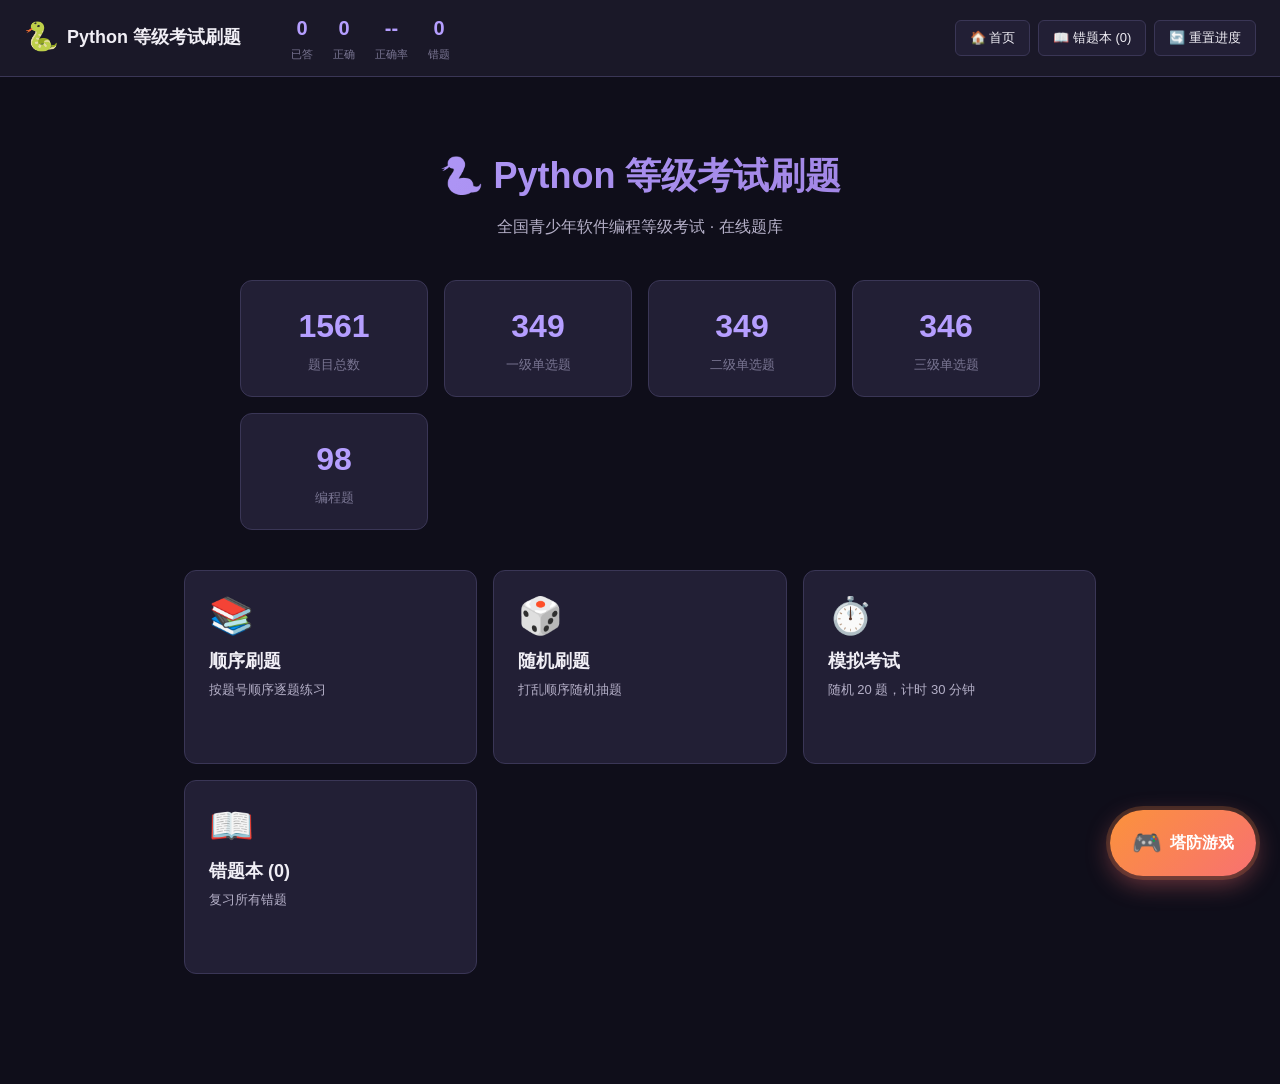
<file: index.html>
<!DOCTYPE html>
<html lang="zh-CN">
<head>
<meta charset="UTF-8">
<meta name="viewport" content="width=device-width, initial-scale=1.0">
<title>Python 等级考试刷题 - 在线题库</title>
<link rel="stylesheet" href="css/main.css">
</head>
<body>

<!-- 顶部 -->
<header class="topbar">
  <div class="brand">
    <span class="logo">🐍</span>
    <span class="title">Python 等级考试刷题</span>
  </div>
  <div class="stats-bar" id="statsBar">
    <span class="stat"><strong id="statAnswered">0</strong><em>已答</em></span>
    <span class="stat"><strong id="statCorrect">0</strong><em>正确</em></span>
    <span class="stat"><strong id="statRate">--</strong><em>正确率</em></span>
    <span class="stat"><strong id="statWrong">0</strong><em>错题</em></span>
  </div>
  <div class="top-actions">
    <button class="top-btn" data-action="home">🏠 首页</button>
    <button class="top-btn" data-action="wrongbook">📖 错题本 (<span id="wrongCount">0</span>)</button>
    <button class="top-btn" data-action="reset">🔄 重置进度</button>
  </div>
</header>

<main class="main" id="main">
  <!-- 由 JS 动态渲染 -->
</main>

<!-- 🎮 游戏入口浮动按钮 -->
<a href="game/index.html" class="game-entry" id="gameEntry">
  <span class="game-icon">🎮</span>
  <span class="game-text">塔防游戏</span>
</a>

<div class="toast" id="toast"></div>

<!-- 题库数据（1MB），注入 window.QUESTIONS_CDN -->
<script src="data/questions.js?v=20260623e"></script>
<!-- 题库别名（CDN 数据是 QUESTIONS_CDN，app-v3.js 期望 QUESTIONS） -->
<script>
  if (typeof window.QUESTIONS_CDN !== 'undefined' && typeof window.QUESTIONS === 'undefined') {
    window.QUESTIONS = window.QUESTIONS_CDN;
  }
</script>
<!-- 主应用（含图片选项支持） -->
<script src="js/app-v3.js?v=20260623e"></script>
</body>
</html>
</file>
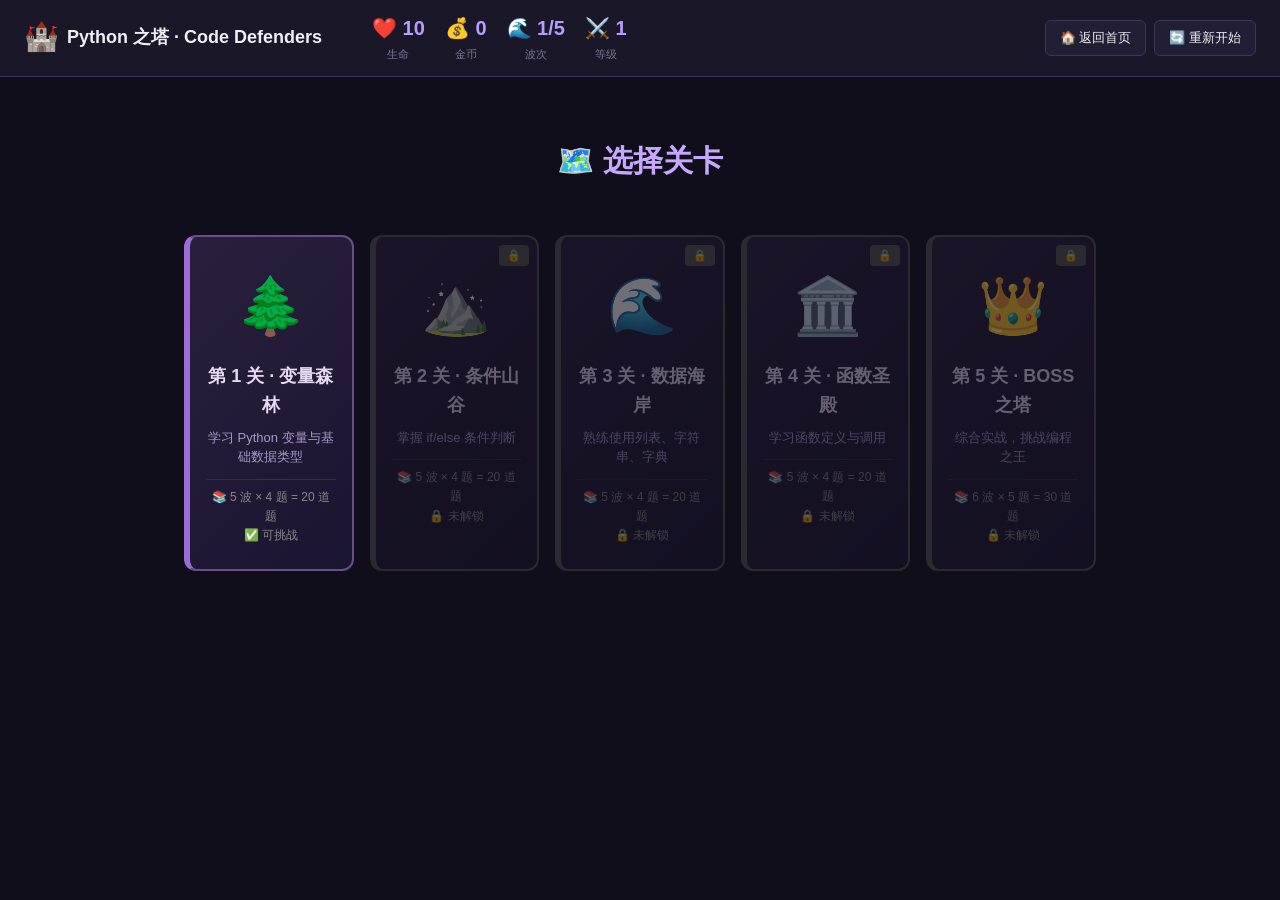
<file: game/index.html>
<!DOCTYPE html>
<html lang="zh-CN">
<head>
<meta charset="UTF-8">
<meta name="viewport" content="width=device-width, initial-scale=1.0">
<title>Python 之塔 - Code Defenders</title>
<link rel="stylesheet" href="../css/main.css">
<link rel="stylesheet" href="css/game.css">
</head>
<body>

<!-- 顶部 -->
<header class="topbar">
  <div class="brand">
    <span class="logo">🏰</span>
    <span class="title">Python 之塔 · Code Defenders</span>
  </div>
  <div class="stats-bar" id="statsBar">
    <span class="stat"><strong id="hpDisplay">❤️ 10</strong><em>生命</em></span>
    <span class="stat"><strong id="goldDisplay">💰 0</strong><em>金币</em></span>
    <span class="stat"><strong id="waveDisplay">🌊 1/5</strong><em>波次</em></span>
    <span class="stat"><strong id="levelDisplay">⚔️ 1</strong><em>等级</em></span>
  </div>
  <div class="top-actions">
    <button class="top-btn" id="btnHome">🏠 返回首页</button>
    <button class="top-btn" id="btnRestart">🔄 重新开始</button>
  </div>
</header>

<!-- 地图 / 关卡选择 -->
<main class="main" id="mapScreen">
  <h1 style="text-align:center;color:#c8a8ff;margin:30px 0;">🗺️ 选择关卡</h1>
  <div id="levelMap" class="level-map">
    <!-- JS 动态生成 5 个关卡 -->
  </div>
</main>

<!-- 战斗界面 -->
<main class="main" id="battleScreen" style="display:none;">
  <div class="battle-header">
    <h2 id="battleTitle">第 1 关 · 变量森林</h2>
    <div id="monsterStatus">🌊 第 1 波 · 4 只小怪来袭</div>
  </div>

  <!-- Canvas 战场 -->
  <canvas id="battleCanvas" width="900" height="400"></canvas>

  <!-- 答题面板 -->
  <div id="quizPanel" class="quiz-panel" style="display:none;">
    <div class="quiz-header">
      <span id="quizTower">🏹 箭塔需要你的指令！</span>
      <span id="quizTimer">⏱️ 30</span>
    </div>
    <div class="quiz-stem" id="quizStem"></div>
    <div class="quiz-options" id="quizOptions"></div>
    <div class="quiz-feedback" id="quizFeedback"></div>
  </div>

  <!-- 下一波按钮（波次间显示） -->
  <div id="waveBtn" class="wave-btn" style="display:none;">
    <button class="btn btn-primary" id="btnNextWave">▶️ 下一波来袭</button>
  </div>
</main>

<!-- 通关 / 失败界面 -->
<main class="main" id="resultScreen" style="display:none;">
  <div class="result-content">
    <h1 id="resultTitle"></h1>
    <div id="resultStats"></div>
    <div class="result-actions">
      <button class="btn btn-primary" id="btnRetry">🔄 再战一次</button>
      <button class="btn btn-secondary" id="btnBackMap">🗺️ 返回地图</button>
    </div>
  </div>
</main>

<!-- 题库加载（复用 pyquiz 1.0 的 1561 题） -->
<script src="../data/questions.js?v=20260623e"></script>
<script>
  if (typeof window.QUESTIONS_CDN !== 'undefined' && typeof window.QUESTIONS === 'undefined') {
    window.QUESTIONS = window.QUESTIONS_CDN;
  }
</script>
<!-- 关卡配置 -->
<script src="data/levels.js?v=20260623e"></script>
<!-- 游戏引擎 -->
<script src="js/engine.js?v=20260623e"></script>
<script src="js/tower.js?v=20260623e"></script>
<script src="js/monster.js?v=20260623e"></script>
<script src="js/battle.js?v=20260623e"></script>
</body>
</html>
</file>
<file: css/main.css>
/* === Python 等级考试刷题 - 暗色紫色科技风 === */

* { box-sizing: border-box; margin: 0; padding: 0; }

:root {
  --bg-primary: #0f0e1a;
  --bg-secondary: #1a1828;
  --bg-card: #221f35;
  --bg-elevated: #2d2942;
  --text-primary: #f0eef5;
  --text-secondary: #b5b0c8;
  --text-muted: #7a7693;
  --accent: #9b7edc;
  --accent-bright: #b59eff;
  --accent-dim: #6a579b;
  --success: #4ade80;
  --success-bg: #1a3a2a;
  --error: #f87171;
  --error-bg: #3a1a1a;
  --warning: #fbbf24;
  --border: #3a3656;
  --border-bright: #4a4666;
}

html, body {
  font-family: -apple-system, BlinkMacSystemFont, "PingFang SC", "Microsoft YaHei", sans-serif;
  background: var(--bg-primary);
  color: var(--text-primary);
  min-height: 100vh;
  font-size: 15px;
  line-height: 1.6;
}

/* === 顶部条 === */
.topbar {
  display: flex;
  align-items: center;
  padding: 12px 24px;
  background: var(--bg-secondary);
  border-bottom: 1px solid var(--border);
  position: sticky;
  top: 0;
  z-index: 100;
  gap: 20px;
}

.brand {
  display: flex;
  align-items: center;
  gap: 8px;
  font-size: 18px;
  font-weight: 600;
}
.brand .logo { font-size: 28px; }

.stats-bar {
  display: flex;
  gap: 20px;
  flex: 1;
  margin-left: 30px;
}
.stat {
  display: flex;
  flex-direction: column;
  align-items: center;
}
.stat strong {
  font-size: 20px;
  color: var(--accent-bright);
  font-weight: 700;
}
.stat em {
  font-size: 11px;
  color: var(--text-muted);
  font-style: normal;
  margin-top: 2px;
}

.top-actions {
  display: flex;
  gap: 8px;
}
.top-btn {
  background: var(--bg-card);
  border: 1px solid var(--border);
  color: var(--text-primary);
  padding: 8px 14px;
  border-radius: 6px;
  cursor: pointer;
  font-size: 13px;
  transition: all 0.15s;
}
.top-btn:hover {
  background: var(--bg-elevated);
  border-color: var(--accent);
}

/* === 主区 === */
.main {
  max-width: 1000px;
  margin: 0 auto;
  padding: 30px 24px;
}

/* === 首页 === */
.welcome {
  text-align: center;
  padding: 40px 20px;
}
.welcome h1 {
  font-size: 36px;
  margin-bottom: 10px;
  background: linear-gradient(135deg, var(--accent-bright), var(--accent));
  -webkit-background-clip: text;
  -webkit-text-fill-color: transparent;
}
.welcome p {
  color: var(--text-secondary);
  font-size: 16px;
  margin-bottom: 40px;
}

.quick-stats {
  display: grid;
  grid-template-columns: repeat(auto-fit, minmax(150px, 1fr));
  gap: 16px;
  margin-bottom: 40px;
  max-width: 800px;
  margin-left: auto;
  margin-right: auto;
}
.quick-stat {
  background: var(--bg-card);
  border: 1px solid var(--border);
  border-radius: 12px;
  padding: 20px;
}
.quick-stat strong {
  display: block;
  font-size: 32px;
  color: var(--accent-bright);
  font-weight: 700;
}
.quick-stat span {
  color: var(--text-muted);
  font-size: 13px;
}

/* === 模式卡片 === */
.mode-grid {
  display: grid;
  grid-template-columns: repeat(auto-fit, minmax(280px, 1fr));
  gap: 16px;
  margin-bottom: 40px;
}
.mode-card {
  background: var(--bg-card);
  border: 1px solid var(--border);
  border-radius: 12px;
  padding: 24px;
  cursor: pointer;
  transition: all 0.2s;
  text-align: left;
  color: var(--text-primary);
}
.mode-card:hover {
  border-color: var(--accent);
  transform: translateY(-2px);
  box-shadow: 0 8px 24px rgba(155, 126, 220, 0.2);
}
.mode-card .icon {
  font-size: 36px;
  margin-bottom: 12px;
}
.mode-card h3 {
  font-size: 18px;
  margin-bottom: 8px;
}
.mode-card p {
  color: var(--text-secondary);
  font-size: 13px;
}

/* === 筛选区 === */
.filters {
  background: var(--bg-card);
  border: 1px solid var(--border);
  border-radius: 12px;
  padding: 20px;
  margin-bottom: 24px;
}
.filters-row {
  display: flex;
  gap: 12px;
  align-items: center;
  flex-wrap: wrap;
  margin-bottom: 12px;
}
.filters-row:last-child { margin-bottom: 0; }
.filters-row label {
  color: var(--text-muted);
  font-size: 13px;
  min-width: 60px;
}
.filter-btn {
  background: var(--bg-elevated);
  border: 1px solid var(--border);
  color: var(--text-secondary);
  padding: 6px 14px;
  border-radius: 6px;
  cursor: pointer;
  font-size: 13px;
  transition: all 0.15s;
}
.filter-btn.active {
  background: var(--accent);
  border-color: var(--accent-bright);
  color: white;
}
.filter-btn:hover:not(.active) {
  border-color: var(--accent);
  color: var(--text-primary);
}

/* === 答题卡 === */
.question-card {
  background: var(--bg-card);
  border: 1px solid var(--border);
  border-radius: 12px;
  padding: 30px;
  margin-bottom: 20px;
}
.q-meta {
  display: flex;
  justify-content: space-between;
  align-items: center;
  margin-bottom: 16px;
  padding-bottom: 12px;
  border-bottom: 1px solid var(--border);
  font-size: 13px;
  color: var(--text-muted);
}
.q-meta .q-no {
  color: var(--accent-bright);
  font-weight: 600;
}
.q-tags {
  display: flex;
  gap: 6px;
}
.q-tag {
  background: var(--bg-elevated);
  padding: 2px 8px;
  border-radius: 4px;
  font-size: 11px;
}

.q-text {
  font-size: 17px;
  line-height: 1.7;
  margin-bottom: 24px;
  color: var(--text-primary);
}
.q-text code {
  background: var(--bg-elevated);
  padding: 2px 6px;
  border-radius: 4px;
  font-family: 'Menlo', 'Monaco', monospace;
  font-size: 14px;
  color: var(--accent-bright);
}

/* 编程题题干（含代码）：紫色主题 */
.q-stem-code {
  background: linear-gradient(135deg, #2a1f3d 0%, #1a1530 100%);
  border: 1px solid #6b4d8a;
  border-left: 4px solid #9d6cd9;
  border-radius: 8px;
  padding: 18px 22px;
  margin-bottom: 20px;
  box-shadow: 0 2px 12px rgba(157, 108, 217, 0.15);
}
.stem-code {
  margin: 0;
  padding: 0;
  background: transparent !important;
  font-family: 'SF Mono', 'JetBrains Mono', 'Menlo', 'Monaco', 'Consolas', 'Courier New', monospace !important;
  font-size: 14.5px;
  line-height: 1.75;
  color: #f0e6ff;
  white-space: pre-wrap;
  word-wrap: break-word;
  font-weight: 400;
}
.stem-code::first-line {
  font-weight: 600;
  color: #c9a6ff;
}

.options {
  display: flex;
  flex-direction: column;
  gap: 10px;
}
.option {
  background: var(--bg-elevated);
  border: 2px solid var(--border);
  border-radius: 8px;
  padding: 14px 18px;
  cursor: pointer;
  transition: all 0.15s;
  display: flex;
  align-items: flex-start;
  gap: 12px;
}
.option:hover:not(.disabled) {
  border-color: var(--accent);
  background: var(--bg-card);
}
.option.selected {
  border-color: var(--accent);
  background: rgba(155, 126, 220, 0.1);
}
.option.correct {
  border-color: var(--success);
  background: var(--success-bg);
}
.option.wrong {
  border-color: var(--error);
  background: var(--error-bg);
}
.option.disabled { cursor: not-allowed; }
.opt-letter {
  background: var(--bg-card);
  color: var(--text-muted);
  width: 28px;
  height: 28px;
  border-radius: 50%;
  display: flex;
  align-items: center;
  justify-content: center;
  font-weight: 600;
  flex-shrink: 0;
}
.option.selected .opt-letter {
  background: var(--accent);
  color: white;
}
.option.correct .opt-letter { background: var(--success); color: white; }
.option.wrong .opt-letter { background: var(--error); color: white; }
.opt-text {
  flex: 1;
  font-size: 15px;
  line-height: 1.5;
}
.opt-text code {
  background: var(--bg-card);
  padding: 2px 6px;
  border-radius: 4px;
  font-family: 'Menlo', 'Monaco', monospace;
  font-size: 13px;
}

/* === 选项图片（图形题） === */
.opt-image {
  max-width: 200px;
  max-height: 180px;
  margin-top: 8px;
  margin-left: 40px;  /* 与文字对齐（缩进到选项字母之后） */
  border-radius: 6px;
  background: white;  /* turtle 图通常是白底 */
  padding: 4px;
  display: block;
  cursor: pointer;
  transition: transform 0.15s;
}
.opt-image:hover {
  transform: scale(1.05);
}

/* === 反馈区 === */
.feedback {
  margin-top: 20px;
  padding: 16px;
  border-radius: 8px;
  display: none;
}
.feedback.show { display: block; }
.feedback.correct {
  background: var(--success-bg);
  border-left: 4px solid var(--success);
}
.feedback.wrong {
  background: var(--error-bg);
  border-left: 4px solid var(--error);
}
.feedback-title {
  font-weight: 600;
  margin-bottom: 8px;
  display: flex;
  align-items: center;
  gap: 8px;
}
.feedback-explain {
  font-size: 14px;
  color: var(--text-secondary);
  line-height: 1.7;
}

/* === 操作按钮 === */
.q-actions {
  display: flex;
  gap: 12px;
  margin-top: 24px;
  justify-content: flex-end;
}
.btn {
  padding: 10px 24px;
  border-radius: 8px;
  border: none;
  font-size: 14px;
  font-weight: 500;
  cursor: pointer;
  transition: all 0.15s;
}
.btn-primary {
  background: var(--accent);
  color: white;
}
.btn-primary:hover { background: var(--accent-bright); }
.btn-primary:disabled {
  background: var(--bg-elevated);
  color: var(--text-muted);
  cursor: not-allowed;
}
.btn-secondary {
  background: var(--bg-elevated);
  color: var(--text-primary);
  border: 1px solid var(--border);
}
.btn-secondary:hover { border-color: var(--accent); }

/* === 编程题答案区 === */
.code-block {
  background: #0d0c14;
  border: 1px solid var(--border);
  border-radius: 6px;
  padding: 14px 18px;
  margin-top: 12px;
  font-family: 'Menlo', 'Monaco', 'Consolas', monospace;
  font-size: 13px;
  line-height: 1.6;
  color: #c5c0d8;
  white-space: pre-wrap;
  overflow-x: auto;
}

/* === 答题完成 === */
.done-card {
  background: var(--bg-card);
  border: 1px solid var(--border);
  border-radius: 12px;
  padding: 40px;
  text-align: center;
}
.done-card h2 {
  font-size: 28px;
  margin-bottom: 16px;
}
.done-card .score {
  font-size: 56px;
  font-weight: 700;
  color: var(--accent-bright);
  margin: 20px 0;
}
.done-stats {
  display: flex;
  justify-content: center;
  gap: 30px;
  margin: 24px 0;
}
.done-stats .ds {
  text-align: center;
}
.done-stats strong {
  display: block;
  font-size: 24px;
  color: var(--text-primary);
}
.done-stats em {
  color: var(--text-muted);
  font-size: 13px;
  font-style: normal;
}

/* === 错题本 === */
.wrongbook-list {
  display: flex;
  flex-direction: column;
  gap: 16px;
}
.wrongbook-item {
  background: var(--bg-card);
  border: 1px solid var(--border);
  border-radius: 8px;
  padding: 16px 20px;
  cursor: pointer;
  transition: all 0.15s;
}
.wrongbook-item:hover {
  border-color: var(--accent);
}
.wb-q {
  font-size: 14px;
  margin-bottom: 8px;
  color: var(--text-primary);
}
.wb-meta {
  display: flex;
  gap: 12px;
  font-size: 12px;
  color: var(--text-muted);
}

/* === Toast === */
.toast {
  position: fixed;
  bottom: 30px;
  left: 50%;
  transform: translateX(-50%) translateY(100px);
  background: var(--bg-elevated);
  border: 1px solid var(--accent);
  color: var(--text-primary);
  padding: 12px 24px;
  border-radius: 8px;
  opacity: 0;
  transition: all 0.3s;
  z-index: 1000;
  pointer-events: none;
}
.toast.show {
  transform: translateX(-50%) translateY(0);
  opacity: 1;
}

/* === 图片放大 Modal === */
.image-modal {
  position: fixed;
  inset: 0;
  background: rgba(0, 0, 0, 0.85);
  display: flex;
  align-items: center;
  justify-content: center;
  z-index: 2000;
  cursor: zoom-out;
  animation: fadeIn 0.2s;
}
@keyframes fadeIn {
  from { opacity: 0; }
  to { opacity: 1; }
}
.image-modal-content {
  position: relative;
  max-width: 90vw;
  max-height: 90vh;
}
.image-modal-content img {
  max-width: 90vw;
  max-height: 90vh;
  background: white;
  padding: 12px;
  border-radius: 8px;
  box-shadow: 0 8px 32px rgba(0, 0, 0, 0.5);
}
.image-modal-close {
  position: absolute;
  top: -40px;
  right: 0;
  background: var(--bg-elevated);
  border: 1px solid var(--border);
  color: white;
  width: 36px;
  height: 36px;
  border-radius: 50%;
  cursor: pointer;
  font-size: 18px;
  display: flex;
  align-items: center;
  justify-content: center;
}
.image-modal-close:hover {
  background: var(--accent);
}

/* === 空状态 === */
.empty {
  text-align: center;
  padding: 60px 20px;
  color: var(--text-muted);
}
.empty .icon { font-size: 64px; margin-bottom: 16px; }

/* === 响应式 === */
@media (max-width: 768px) {
  .topbar { flex-wrap: wrap; }
  .stats-bar { width: 100%; margin-left: 0; justify-content: space-around; }
  .top-actions { width: 100%; justify-content: center; }
  .welcome h1 { font-size: 28px; }
  .main { padding: 20px 16px; }
  .question-card { padding: 20px; }
}
/* === 编程题代码块 === */
.code-block {
  margin-top: 20px;
  border-radius: 8px;
  overflow: hidden;
  border: 1px solid var(--border, #444);
}
.code-header {
  background: linear-gradient(135deg, #2a1f3d, #1a1530);
  color: #c8a8ff;
  padding: 10px 16px;
  font-weight: 600;
  font-size: 14px;
  border-bottom: 1px solid #3a2a5a;
}
.code-content {
  background: #0d0a1a;
  color: #e0d0ff;
  padding: 16px;
  margin: 0;
  font-family: 'SF Mono', 'Consolas', 'Monaco', monospace;
  font-size: 13px;
  line-height: 1.6;
  overflow-x: auto;
  white-space: pre;
}
.code-content code {
  background: transparent;
  color: inherit;
  padding: 0;
}
.code-empty {
  background: #1a1530;
  color: #b898d8;
  padding: 24px 16px;
  text-align: center;
  font-size: 14px;
  line-height: 1.7;
}
.code-empty small {
  color: #888;
  font-size: 12px;
}

/* 首页浮动游戏入口按钮 */
.game-entry {
  position: fixed;
  right: 24px;
  bottom: 24px;
  display: inline-flex;
  align-items: center;
  gap: 8px;
  background: linear-gradient(135deg, #fb923c 0%, #f87171 100%);
  color: #fff;
  text-decoration: none;
  padding: 14px 22px;
  border-radius: 999px;
  font-size: 16px;
  font-weight: 700;
  box-shadow: 0 8px 24px rgba(248, 113, 113, 0.4), 0 0 0 4px rgba(251, 146, 60, 0.2);
  z-index: 100;
  transition: all 0.2s;
  animation: gamePulse 2s ease-in-out infinite;
}
.game-entry:hover {
  transform: translateY(-4px) scale(1.05);
  box-shadow: 0 12px 32px rgba(248, 113, 113, 0.6), 0 0 0 6px rgba(251, 146, 60, 0.3);
}
.game-entry .game-icon {
  font-size: 24px;
  animation: gameBounce 1.2s ease-in-out infinite;
}
@keyframes gamePulse {
  0%, 100% { box-shadow: 0 8px 24px rgba(248, 113, 113, 0.4), 0 0 0 4px rgba(251, 146, 60, 0.2); }
  50% { box-shadow: 0 8px 24px rgba(248, 113, 113, 0.5), 0 0 0 12px rgba(251, 146, 60, 0.1); }
}
@keyframes gameBounce {
  0%, 100% { transform: translateY(0); }
  50% { transform: translateY(-4px); }
}
</file>
<file: game/css/game.css>
/* ===== Python 之塔 - 塔防游戏样式 ===== */

/* 关卡地图 */
.level-map {
  display: grid;
  grid-template-columns: repeat(5, 1fr);
  gap: 16px;
  padding: 20px;
  max-width: 1200px;
  margin: 0 auto;
}
.level-card {
  background: linear-gradient(135deg, #2a1f3d 0%, #1a1530 100%);
  border: 2px solid #6b4d8a;
  border-left: 6px solid #9d6cd9;
  border-radius: 12px;
  padding: 24px 16px;
  text-align: center;
  cursor: pointer;
  transition: all 0.2s;
  position: relative;
}
.level-card:hover:not(.locked) {
  transform: translateY(-4px);
  box-shadow: 0 8px 24px rgba(157, 108, 217, 0.3);
  border-color: #c8a8ff;
}
.level-card.locked {
  opacity: 0.4;
  cursor: not-allowed;
  border-color: #555;
}
.level-card.completed {
  border-color: #4ade80;
  background: linear-gradient(135deg, #1f3d2a 0%, #15301e 100%);
}
.level-icon {
  font-size: 56px;
  display: block;
  margin-bottom: 12px;
}
.level-name {
  font-size: 18px;
  font-weight: 600;
  color: #e6d9f5;
  margin-bottom: 8px;
}
.level-desc {
  font-size: 13px;
  color: #a898c8;
  margin-bottom: 12px;
  line-height: 1.5;
}
.level-meta {
  font-size: 12px;
  color: #888;
  padding-top: 8px;
  border-top: 1px solid #3a2a5a;
}
.level-badge {
  position: absolute;
  top: 8px;
  right: 8px;
  font-size: 11px;
  padding: 2px 8px;
  border-radius: 4px;
  background: #4ade80;
  color: #0a3d1e;
  font-weight: 600;
}
.level-card.locked .level-badge {
  background: #555;
  color: #aaa;
}

/* 战斗界面 */
.battle-header {
  display: flex;
  justify-content: space-between;
  align-items: center;
  padding: 12px 24px;
  background: rgba(42, 31, 61, 0.5);
  border-radius: 8px;
  margin-bottom: 12px;
}
.battle-header h2 {
  margin: 0;
  font-size: 20px;
  color: #c8a8ff;
}
#monsterStatus {
  font-size: 14px;
  color: #f0e6ff;
  background: #2a1f3d;
  padding: 6px 14px;
  border-radius: 16px;
  border: 1px solid #6b4d8a;
}

#battleCanvas {
  display: block;
  margin: 0 auto;
  background: linear-gradient(180deg, #1a1530 0%, #2a1f3d 100%);
  border-radius: 12px;
  border: 2px solid #6b4d8a;
  max-width: 100%;
  height: auto;
}

/* 答题面板 */
.quiz-panel {
  background: linear-gradient(135deg, #2a1f3d 0%, #1a1530 100%);
  border: 2px solid #9d6cd9;
  border-radius: 12px;
  padding: 20px 24px;
  margin-top: 16px;
  box-shadow: 0 0 24px rgba(157, 108, 217, 0.4);
  animation: panelAppear 0.3s ease;
}
@keyframes panelAppear {
  from { opacity: 0; transform: translateY(20px); }
  to { opacity: 1; transform: translateY(0); }
}
.quiz-header {
  display: flex;
  justify-content: space-between;
  align-items: center;
  margin-bottom: 14px;
  padding-bottom: 12px;
  border-bottom: 1px solid #3a2a5a;
}
#quizTower {
  font-size: 18px;
  font-weight: 600;
  color: #c8a8ff;
}
#quizTimer {
  font-size: 16px;
  font-weight: 600;
  color: #fbbf24;
  background: #2a1f3d;
  padding: 4px 12px;
  border-radius: 8px;
  border: 1px solid #fbbf24;
}
.quiz-stem {
  font-size: 16px;
  line-height: 1.6;
  color: #e6d9f5;
  margin-bottom: 16px;
  white-space: pre-wrap;
}
.quiz-options {
  display: grid;
  grid-template-columns: 1fr 1fr;
  gap: 10px;
  margin-bottom: 12px;
}
.quiz-option {
  background: rgba(26, 21, 48, 0.8);
  border: 2px solid #4a3a6a;
  border-radius: 8px;
  padding: 12px 18px;
  color: #e6d9f5;
  cursor: pointer;
  transition: all 0.15s;
  font-size: 15px;
  text-align: left;
}
.quiz-option:hover:not(.disabled) {
  border-color: #9d6cd9;
  background: rgba(157, 108, 217, 0.2);
  transform: translateX(4px);
}
.quiz-option.correct {
  background: rgba(74, 222, 128, 0.3);
  border-color: #4ade80;
  color: #4ade80;
}
.quiz-option.wrong {
  background: rgba(248, 113, 113, 0.3);
  border-color: #f87171;
  color: #f87171;
}
.quiz-option.disabled {
  cursor: not-allowed;
  opacity: 0.6;
}
.quiz-feedback {
  font-size: 14px;
  padding: 10px 14px;
  border-radius: 6px;
  display: none;
}
.quiz-feedback.show {
  display: block;
}
.quiz-feedback.correct {
  background: rgba(74, 222, 128, 0.15);
  color: #4ade80;
  border-left: 3px solid #4ade80;
}
.quiz-feedback.wrong {
  background: rgba(248, 113, 113, 0.15);
  color: #f87171;
  border-left: 3px solid #f87171;
}

/* 下一波按钮 */
.wave-btn {
  text-align: center;
  margin-top: 20px;
}
.btn {
  background: linear-gradient(135deg, #6b4d8a 0%, #4a3a6a 100%);
  color: #fff;
  border: none;
  padding: 12px 28px;
  border-radius: 8px;
  font-size: 16px;
  font-weight: 600;
  cursor: pointer;
  transition: all 0.15s;
  margin: 0 8px;
}
.btn:hover {
  transform: translateY(-2px);
  box-shadow: 0 4px 12px rgba(157, 108, 217, 0.4);
}
.btn-primary {
  background: linear-gradient(135deg, #9d6cd9 0%, #6b4d8a 100%);
}
.btn-secondary {
  background: linear-gradient(135deg, #4a3a6a 0%, #2a1f3d 100%);
}

/* 结果界面 */
.result-content {
  text-align: center;
  padding: 60px 20px;
}
.result-content h1 {
  font-size: 48px;
  margin-bottom: 24px;
}
#resultStats {
  font-size: 18px;
  color: #e6d9f5;
  margin-bottom: 32px;
  line-height: 1.8;
}
.result-actions {
  display: flex;
  justify-content: center;
  gap: 16px;
}

/* 连击特效 */
.combo-popup {
  position: fixed;
  top: 30%;
  left: 50%;
  transform: translate(-50%, -50%);
  font-size: 64px;
  font-weight: 900;
  color: #fbbf24;
  text-shadow: 0 0 20px rgba(251, 191, 36, 0.8);
  pointer-events: none;
  z-index: 1000;
  animation: comboPopup 1s ease-out forwards;
}
@keyframes comboPopup {
  0% { opacity: 0; transform: translate(-50%, -50%) scale(0.3); }
  30% { opacity: 1; transform: translate(-50%, -50%) scale(1.3); }
  100% { opacity: 0; transform: translate(-50%, -100%) scale(1); }
}

/* 受击效果 */
@keyframes shake {
  0%, 100% { transform: translateX(0); }
  25% { transform: translateX(-8px); }
  75% { transform: translateX(8px); }
}
.shake {
  animation: shake 0.3s ease;
}
</file>
